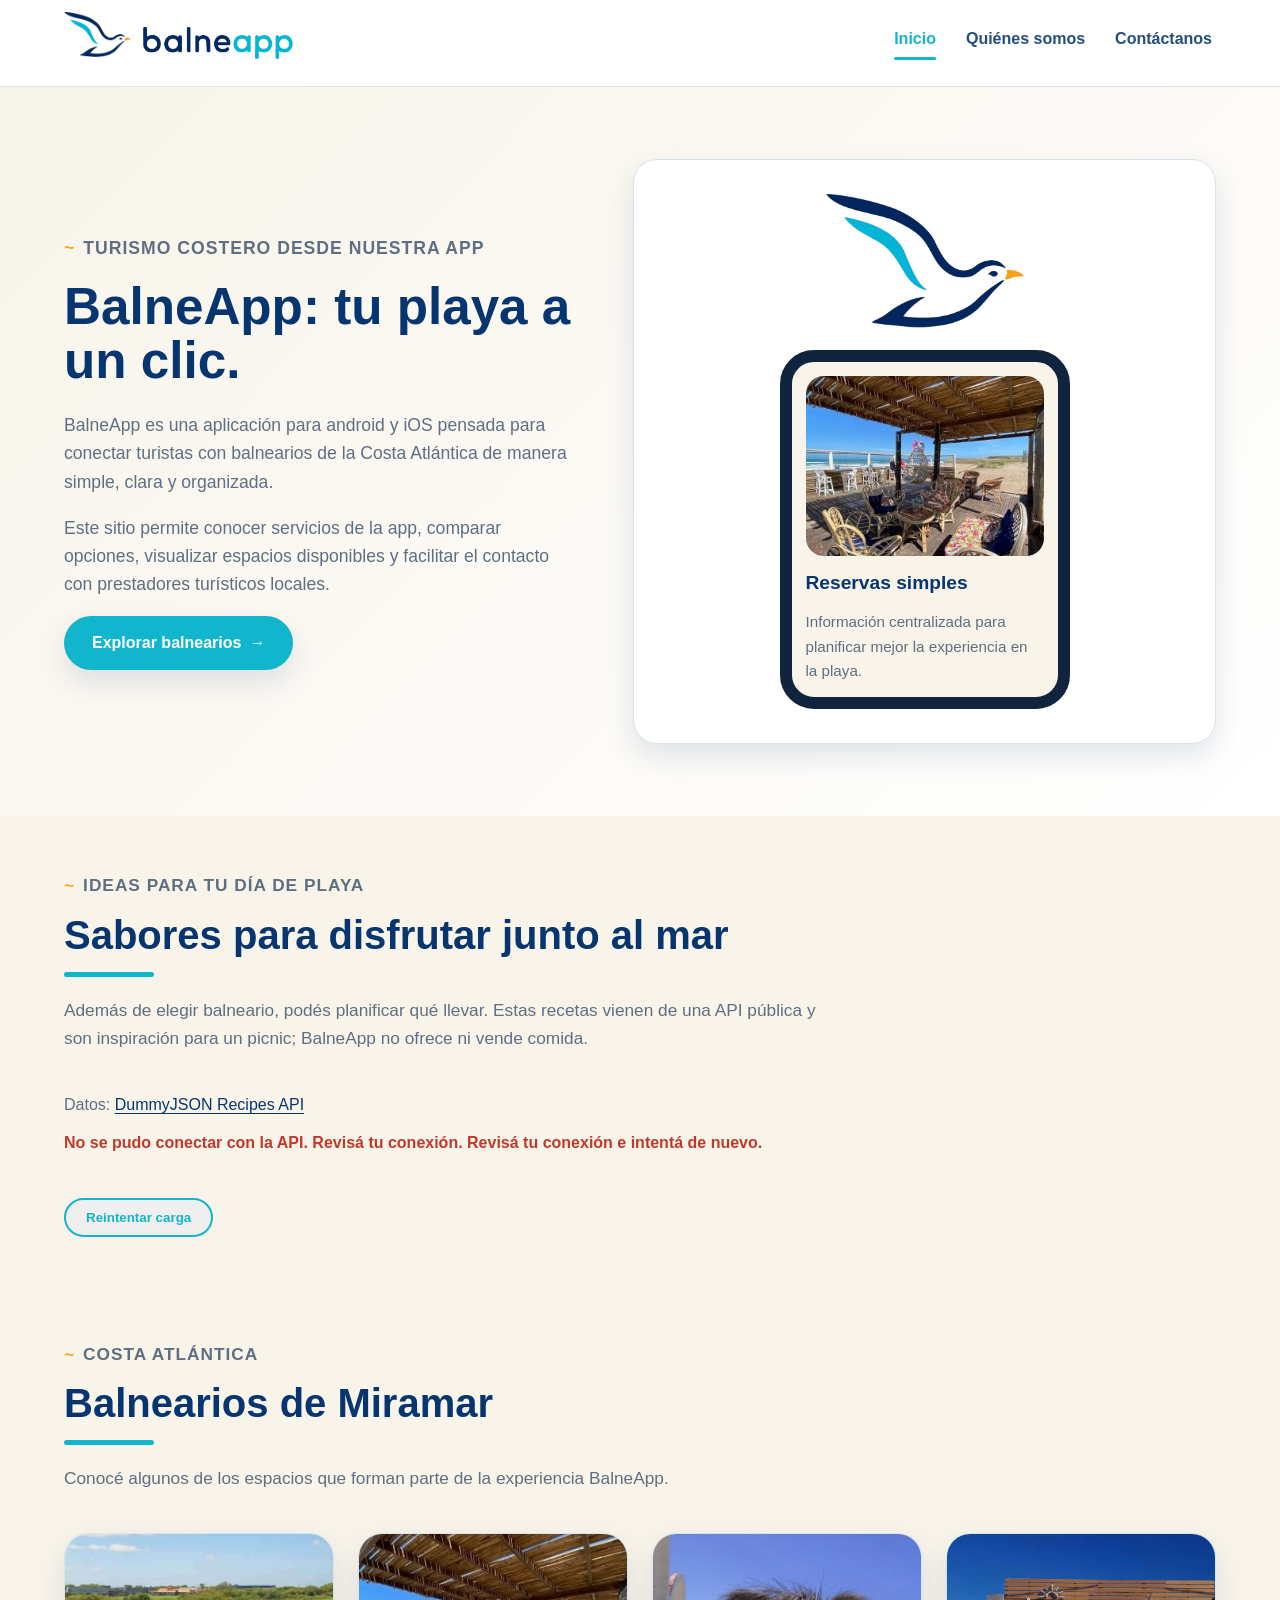
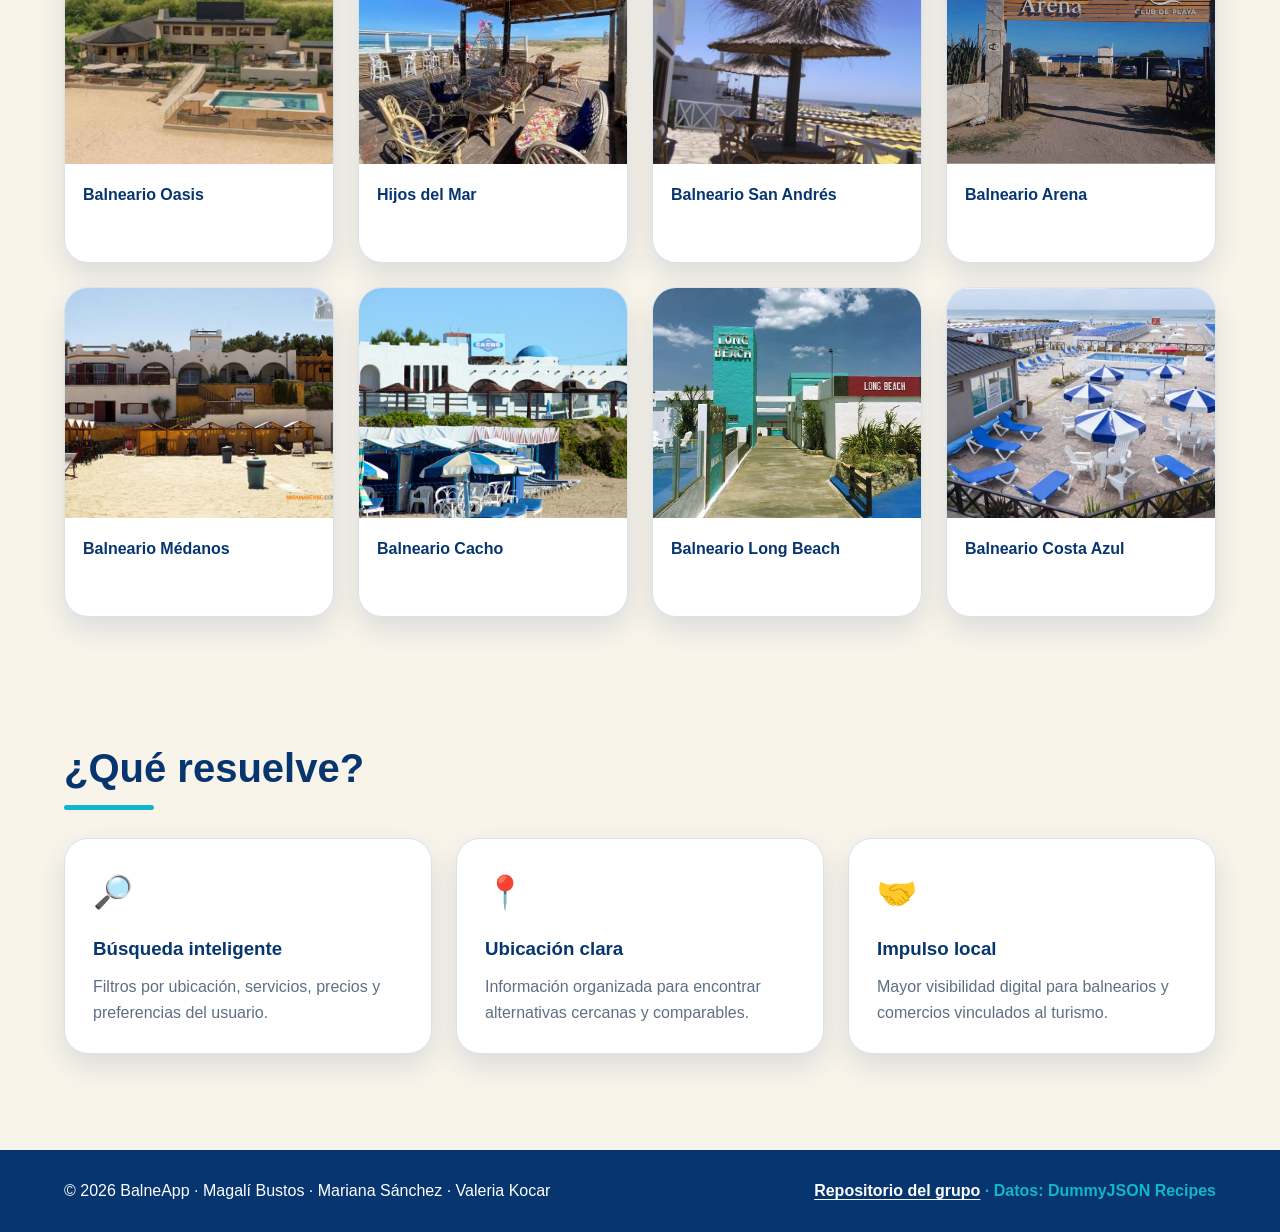
<file: BalneApp_HTML_CSS_Proyecto/index.html>
<!DOCTYPE html>
<html lang="es">
<head>
    <meta charset="UTF-8">
    <meta name="viewport" content="width=device-width, initial-scale=1.0">
    <title>BalneApp | Inicio</title>
    <meta name="description" content="Conocé balnearios de Miramar y encontrá ideas para planificar tu día de playa con BalneApp.">
    <link rel="stylesheet" href="css/styles.css">
</head>
<body>
    <header class="site-header">
        <div class="container header-content">
            <a class="brand" href="index.html" aria-label="Ir al inicio de BalneApp">
                <img src="img/BalneAppLogo.png" alt="Isologo de BalneApp" class="brand-logo">  
                <img src="img/BalneApptituloSinfondo2.png" alt="Isologo de BalneApp" class="brand-title">
            </a>
             

            <nav class="main-nav" aria-label="Navegación principal">
                <a class="nav-link active" href="index.html">Inicio</a>
                <a class="nav-link" href="about-us.html">Quiénes somos</a>
                <a class="nav-link" href="contact.html">Contáctanos</a>
            </nav>
        </div>
    </header>

    <main>
        <section class="hero section-soft">
            <div class="container hero-content">
                <article class="hero-text">
                    <p class="eyebrow">Turismo costero desde nuestra App</p>
                    <h1>BalneApp: tu playa a un clic.</h1>
                    <p>
                        BalneApp es una aplicación para android y iOS pensada para conectar turistas con balnearios de la Costa Atlántica de manera simple, clara y organizada.
                    </p>
                    <p>
                        Este sitio permite conocer servicios de la app, comparar opciones, visualizar espacios disponibles y facilitar el contacto con prestadores turísticos locales.
                    </p>
                    <a class="btn-primary" href="#balnearios">Explorar balnearios</a>
                </article>

                <article class="hero-card" aria-label="Resumen visual de BalneApp">
                    <img src="img/BalneAppLogo.png" alt="Logotipo BalneApp" class="hero-title-image">
                    <div class="phone-preview">
                        <img src="img/Balneaario-HijosDelMar.jpg" alt="Vista ilustrativa de balneario en la aplicación">
                        <h2>Reservas simples</h2>
                        <p>Información centralizada para planificar mejor la experiencia en la playa.</p>
                    </div>
                </article>
            </div>
        </section>

        <section class="container api-section" aria-labelledby="recipes-title">
            <div class="page-heading">
                <p class="eyebrow">Ideas para tu día de playa</p>
                <h2 class="section-title" id="recipes-title">Sabores para disfrutar junto al mar</h2>
                <p>Además de elegir balneario, podés planificar qué llevar. Estas recetas vienen de una API pública y son inspiración para un picnic; BalneApp no ofrece ni vende comida.</p>
            </div>
            <p class="api-source">Datos: <a href="https://dummyjson.com/docs/recipes" target="_blank" rel="noopener noreferrer">DummyJSON Recipes API</a></p>
            <p class="api-status" id="recipe-status" role="status" aria-live="polite" data-state="loading">Cargando ideas para tu próximo día de playa…</p>
            <div class="recipe-grid" id="recipe-cards" aria-label="Recetas recomendadas para un día de playa"></div>
            <button class="btn-secondary api-retry" id="recipe-retry" type="button" hidden>Reintentar carga</button>
        </section>

        <section class="container info-section beach-section" id="balnearios" aria-labelledby="beaches-title">
            <div class="page-heading">
                <p class="eyebrow">Costa Atlántica</p>
                <h2 class="section-title" id="beaches-title">Balnearios de Miramar</h2>
                <p>Conocé algunos de los espacios que forman parte de la experiencia BalneApp.</p>
            </div>
            <div class="gallery" aria-label="Galería de balnearios de Miramar">
                <figure class="gallery-card"><img src="img/Balneario-Oasis.jpg" alt="Vista del balneario Oasis con sombrillas y reposeras disponibles" loading="lazy"><figcaption>Balneario Oasis</figcaption></figure>
                <figure class="gallery-card"><img src="img/Balneaario-HijosDelMar.jpg" alt="Sector de playa con sombrillas y reposeras disponibles" loading="lazy"><figcaption>Hijos del Mar</figcaption></figure>
                <figure class="gallery-card"><img src="img/Balneario-SanAndres.jpg" alt="Vista al mar desde el Balneario San Andrés" loading="lazy"><figcaption>Balneario San Andrés</figcaption></figure>
                <figure class="gallery-card"><img src="img/Balneario-Arena.jpg" alt="Entrada del balneario Arena Club de Playa" loading="lazy"><figcaption>Balneario Arena</figcaption></figure>
                <figure class="gallery-card"><img src="img/Balneario-Medanos.jpg" alt="Vista desde las carpas del balneario Médanos" loading="lazy"><figcaption>Balneario Médanos</figcaption></figure>
                <figure class="gallery-card"><img src="img/Balneario-Cacho.jpg" alt="Vista frontal del balneario Cacho" loading="lazy"><figcaption>Balneario Cacho</figcaption></figure>
                <figure class="gallery-card"><img src="img/Balneario-LongBeach.jpg" alt="Vista interna del balneario Long Beach" loading="lazy"><figcaption>Balneario Long Beach</figcaption></figure>
                <figure class="gallery-card"><img src="img/Balneario-CostaAzul.jpg" alt="Sombrillas y reposeras de Balneario Costa Azul" loading="lazy"><figcaption>Balneario Costa Azul</figcaption></figure>
            </div>
        </section>

        <section class="container info-section">
            <h2 class="section-title">¿Qué resuelve?</h2>
            <div class="feature-row">
                <article class="feature-card">
                    <span class="feature-icon">🔎</span>
                    <h3>Búsqueda inteligente</h3>
                    <p>Filtros por ubicación, servicios, precios y preferencias del usuario.</p>
                </article>
                <article class="feature-card">
                    <span class="feature-icon">📍</span>
                    <h3>Ubicación clara</h3>
                    <p>Información organizada para encontrar alternativas cercanas y comparables.</p>
                </article>
                <article class="feature-card">
                    <span class="feature-icon">🤝</span>
                    <h3>Impulso local</h3>
                    <p>Mayor visibilidad digital para balnearios y comercios vinculados al turismo.</p>
                </article>
            </div>
        </section>
    </main>

    <footer class="site-footer">
        <div class="container footer-content">
            <p>© 2026 BalneApp · Magalí Bustos · Mariana Sánchez · Valeria Kocar</p>
            <p><a href="https://github.com/valko-dev/TP-Final-Diseno-Web.git" target="_blank" rel="noopener noreferrer">Repositorio del grupo</a> · Datos: DummyJSON Recipes</p>
        </div>
    </footer>
    <script type="module" src="js/app.js"></script>
</body>
</html>
</file>
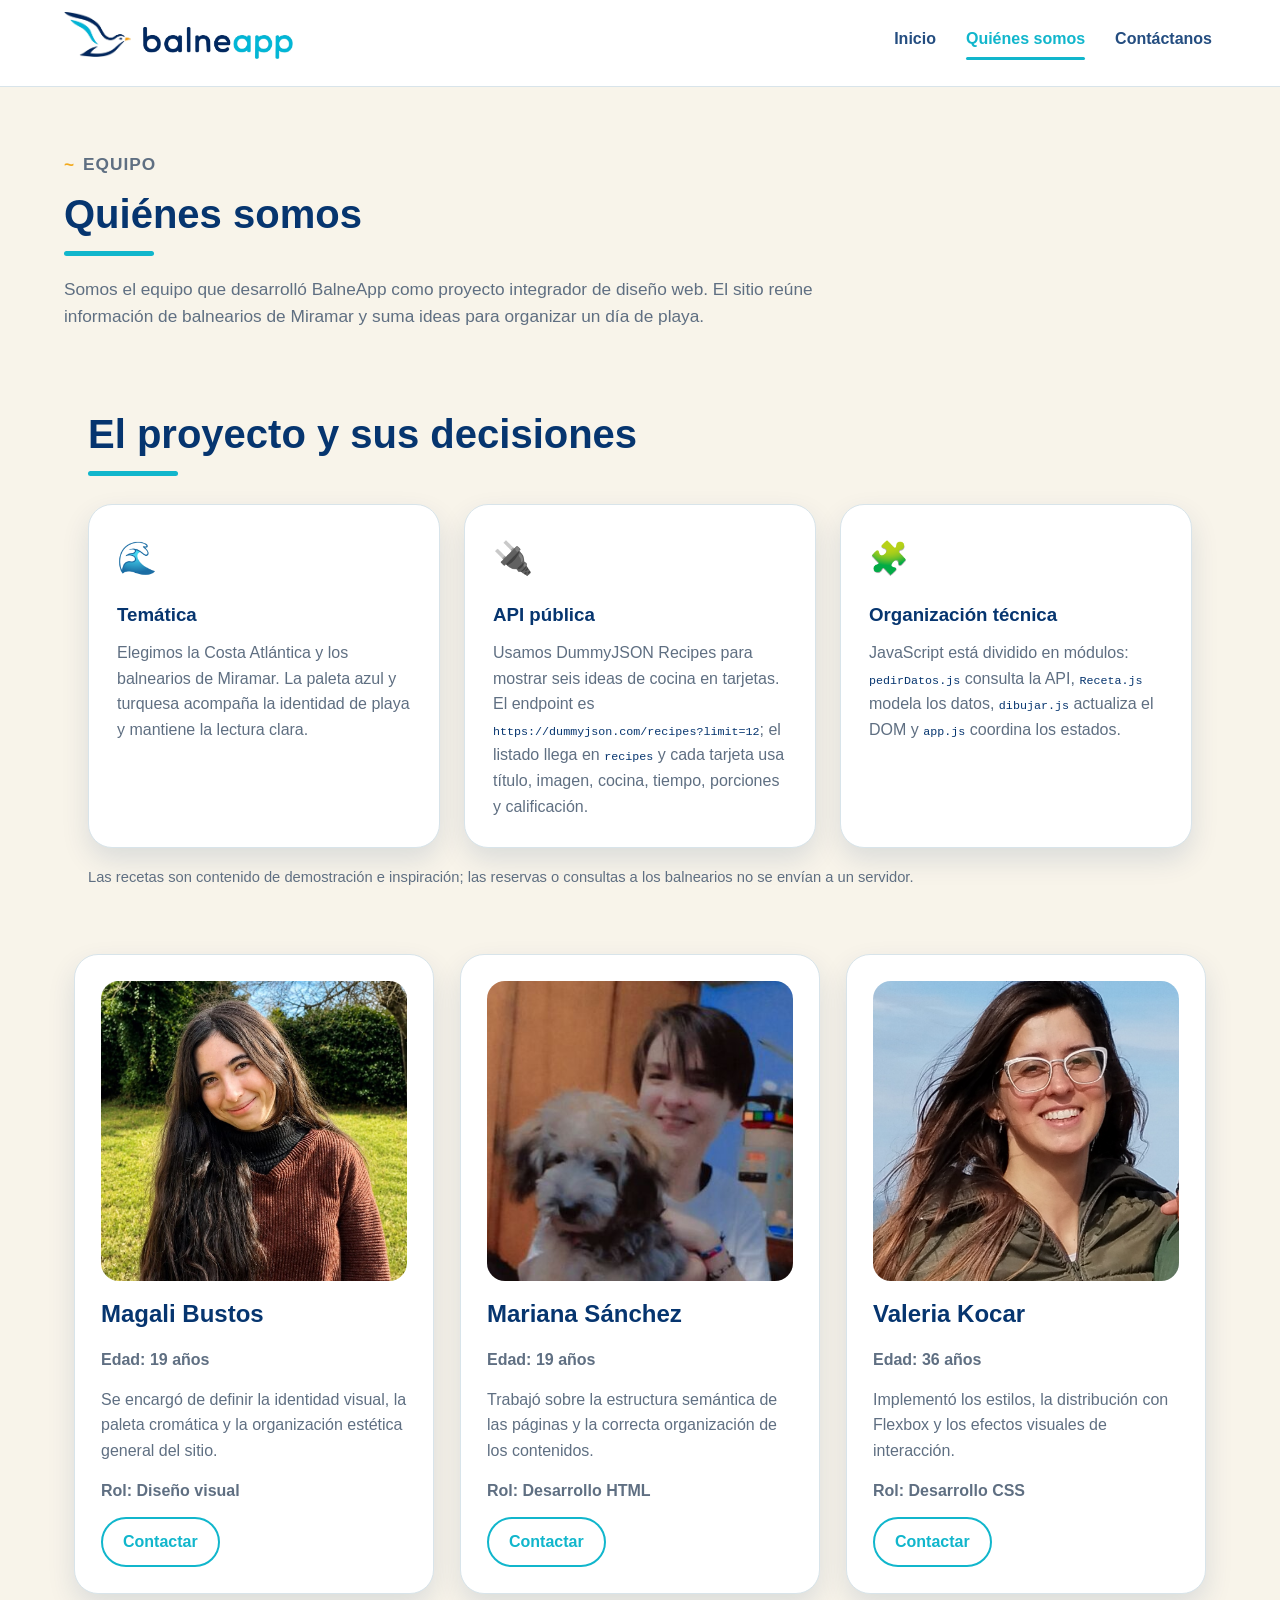
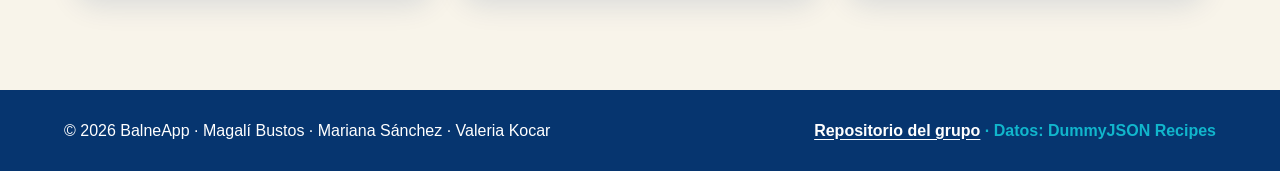
<file: BalneApp_HTML_CSS_Proyecto/about-us.html>
<!DOCTYPE html>
<html lang="es">

<head>
    <meta charset="UTF-8">
    <meta name="viewport" content="width=device-width, initial-scale=1.0">
    <title>BalneApp | Quiénes somos</title>
    <link rel="stylesheet" href="css/styles.css">
</head>

<body>
    <header class="site-header">
        <div class="container header-content">
            <a class="brand" href="index.html" aria-label="Ir al inicio de BalneApp">
                <img src="img/BalneAppLogo.png" alt="Isologo de BalneApp" class="brand-logo">
                <img src="img/BalneApptituloSinfondo2.png" alt="Isologo de BalneApp" class="brand-title">
            </a>

            <nav class="main-nav" aria-label="Navegación principal">
                <a class="nav-link" href="index.html">Inicio</a>
                <a class="nav-link active" href="about-us.html">Quiénes somos</a>
                <a class="nav-link" href="contact.html">Contáctanos</a>
            </nav>
        </div>
    </header>

    <main class="container page-main">
        <section class="page-heading">
            <p class="eyebrow">Equipo</p>
            <h1 class="section-title">Quiénes somos</h1>
            <p>
                Somos el equipo que desarrolló BalneApp como proyecto integrador de diseño web. El sitio reúne información de balnearios de Miramar y suma ideas para organizar un día de playa.
            </p>
        </section>

        <section class="project-info" aria-labelledby="project-title">
            <h2 class="section-title" id="project-title">El proyecto y sus decisiones</h2>
            <div class="feature-row">
                <article class="feature-card">
                    <span class="feature-icon" aria-hidden="true">🌊</span>
                    <h3>Temática</h3>
                    <p>Elegimos la Costa Atlántica y los balnearios de Miramar. La paleta azul y turquesa acompaña la identidad de playa y mantiene la lectura clara.</p>
                </article>
                <article class="feature-card">
                    <span class="feature-icon" aria-hidden="true">🔌</span>
                    <h3>API pública</h3>
                    <p>Usamos DummyJSON Recipes para mostrar seis ideas de cocina en tarjetas. El endpoint es <code>https://dummyjson.com/recipes?limit=12</code>; el listado llega en <code>recipes</code> y cada tarjeta usa título, imagen, cocina, tiempo, porciones y calificación.</p>
                </article>
                <article class="feature-card">
                    <span class="feature-icon" aria-hidden="true">🧩</span>
                    <h3>Organización técnica</h3>
                    <p>JavaScript está dividido en módulos: <code>pedirDatos.js</code> consulta la API, <code>Receta.js</code> modela los datos, <code>dibujar.js</code> actualiza el DOM y <code>app.js</code> coordina los estados.</p>
                </article>
            </div>
            <p class="project-note">Las recetas son contenido de demostración e inspiración; las reservas o consultas a los balnearios no se envían a un servidor.</p>
        </section>

        <section class="team-list" aria-label="Integrantes del equipo BalneApp">
            <article class="team-card">
                <img src="img/MagaliBustosFoto.jpg" alt="Foto del integrante responsable de diseño visual" loading="lazy">
                <h2>Magali Bustos</h2>
                <p class="team-age">Edad: 19 años</p>
                <p>Se encargó de definir la identidad visual, la paleta cromática y la organización estética general del
                    sitio.</p>
                <p class="team-role">Rol: Diseño visual</p>
                <a href="contact.html" class="btn-secondary">Contactar</a>
            </article>

            <article class="team-card">
                <img src="img/SanchezMarianaFoto.jpg" alt="Foto del integrante responsable de estructura HTML" loading="lazy">
                <h2>Mariana Sánchez</h2>
                <p class="team-age">Edad: 19 años</p>
                <p>Trabajó sobre la estructura semántica de las páginas y la correcta organización de los contenidos.
                </p>
                <p class="team-role">Rol: Desarrollo HTML</p>
                <a href="contact.html" class="btn-secondary">Contactar</a>
            </article>

            <article class="team-card">
                <img src="img/ValeriaKocarFoto.png" alt="Foto del integrante responsable de estilos CSS" loading="lazy">
                <h2>Valeria Kocar</h2>
                <p class="team-age">Edad: 36 años</p>
                <p>Implementó los estilos, la distribución con Flexbox y los efectos visuales de interacción.</p>
                <p class="team-role">Rol: Desarrollo CSS</p>
                <a href="contact.html" class="btn-secondary">Contactar</a>
            </article>
        </section>
    </main>

    <footer class="site-footer">
        <div class="container footer-content">
            <p>© 2026 BalneApp · Magalí Bustos · Mariana Sánchez · Valeria Kocar</p>
            <p><a href="https://github.com/valko-dev/TP-Final-Diseno-Web.git" target="_blank" rel="noopener noreferrer">Repositorio del grupo</a> · Datos: DummyJSON Recipes</p>
        </div>
    </footer>
</body>

</html>
</file>
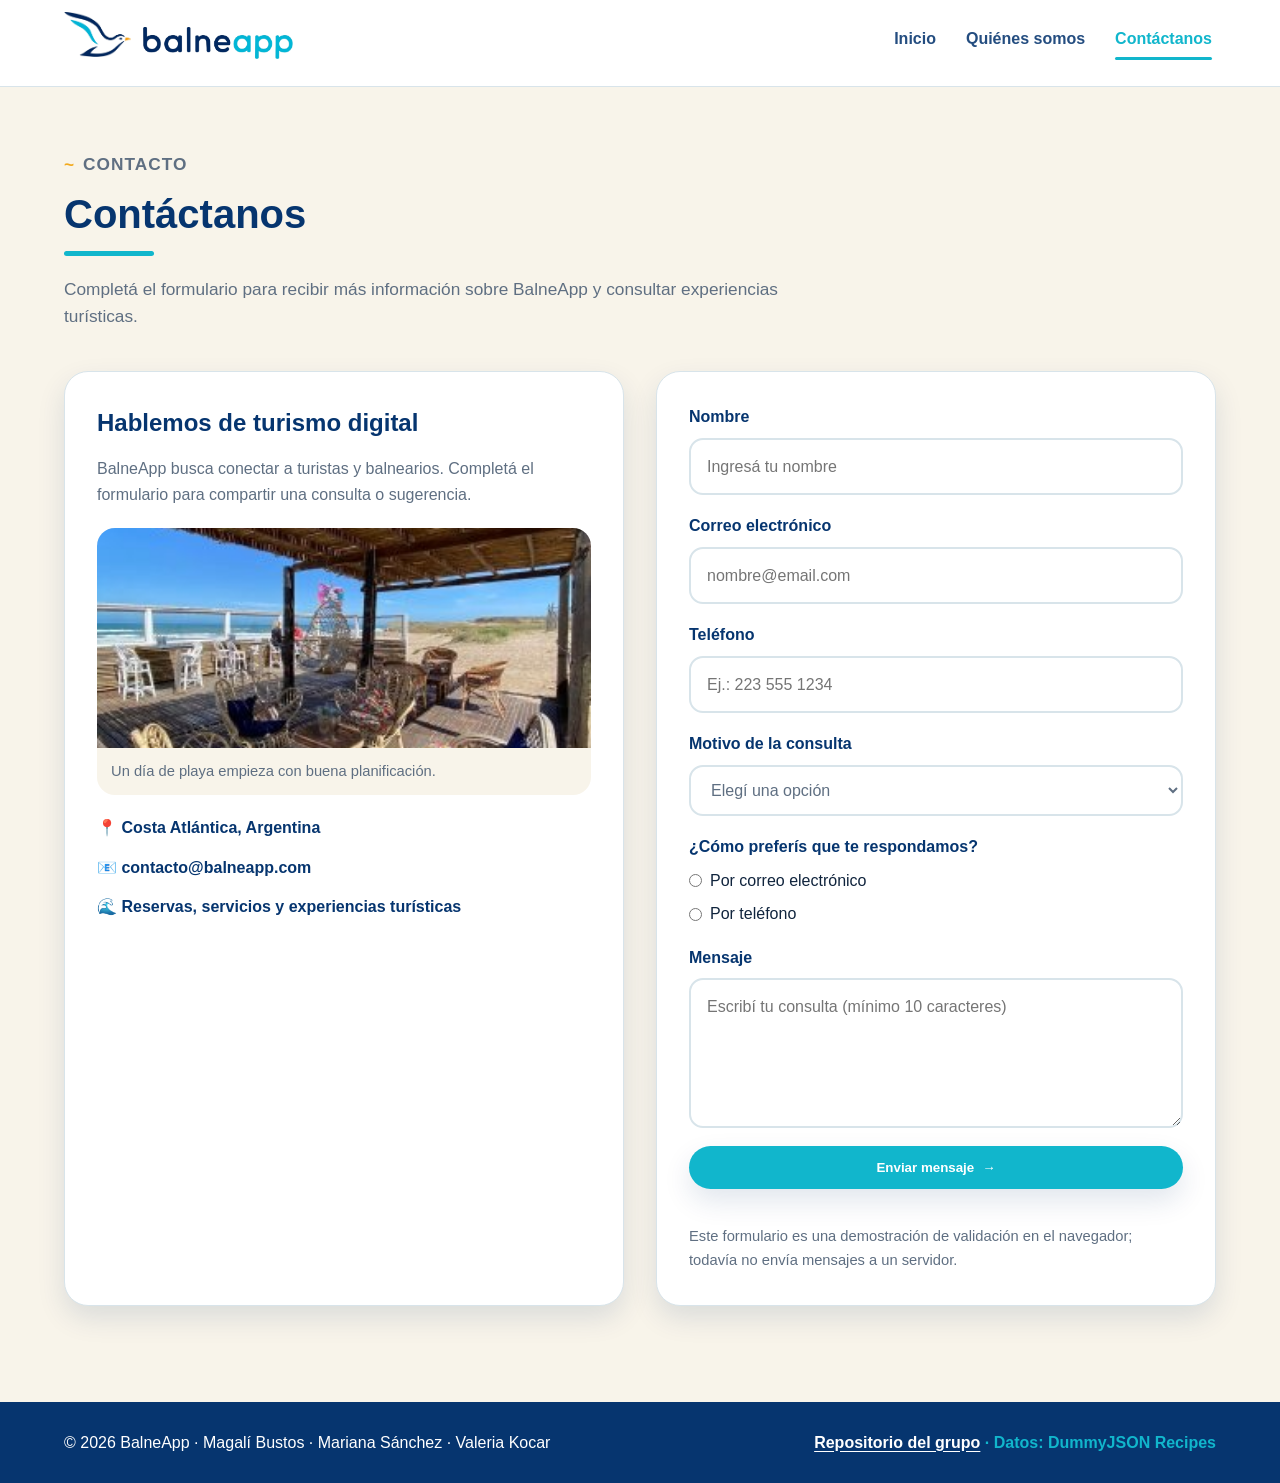
<file: BalneApp_HTML_CSS_Proyecto/contact.html>
<!DOCTYPE html>
<html lang="es">

<head>
    <meta charset="UTF-8">
    <meta name="viewport" content="width=device-width, initial-scale=1.0">
    <title>BalneApp | Contáctanos</title>
    <link rel="stylesheet" href="css/styles.css">
</head>

<body>
    <header class="site-header">
        <div class="container header-content">
            <a class="brand" href="index.html" aria-label="Ir al inicio de BalneApp">
                <img src="img/BalneAppLogo.png" alt="Isologo de BalneApp" class="brand-logo">
                <img src="img/BalneApptituloSinfondo2.png" alt="Isologo de BalneApp" class="brand-title">
            </a>

            <nav class="main-nav" aria-label="Navegación principal">
                <a class="nav-link" href="index.html">Inicio</a>
                <a class="nav-link" href="about-us.html">Quiénes somos</a>
                <a class="nav-link active" href="contact.html">Contáctanos</a>
            </nav>
        </div>
    </header>

    <main class="container page-main">
        <section class="page-heading">
            <p class="eyebrow">Contacto</p>
            <h1 class="section-title">Contáctanos</h1>
            <p>
                Completá el formulario para recibir más información sobre BalneApp y consultar experiencias turísticas.
            </p>
        </section>

        <section class="contact-layout">
            <article class="contact-card">
                <h2>Hablemos de turismo digital</h2>
                <p>
                    BalneApp busca conectar a turistas y balnearios. Completá el formulario para compartir una consulta o sugerencia.
                </p>
                <figure class="contact-photo">
                    <img src="img/Balneaario-HijosDelMar.jpg" alt="Sombrillas y reposeras en un balneario de la Costa Atlántica" loading="lazy">
                    <figcaption>Un día de playa empieza con buena planificación.</figcaption>
                </figure>
                <ul class="contact-list">
                    <li>📍 Costa Atlántica, Argentina</li>
                    <li>📧 contacto@balneapp.com</li>
                    <li>🌊 Reservas, servicios y experiencias turísticas</li>
                </ul>
            </article>

            <form id="contact-form" class="contact-form" action="#" method="post" novalidate>
                <div class="form-group">
                    <label for="nombre">Nombre</label>
                    <input type="text" id="nombre" name="nombre" placeholder="Ingresá tu nombre" required minlength="3" autocomplete="name">
                </div>

                <div class="form-group">
                    <label for="email">Correo electrónico</label>
                    <input type="email" id="email" name="email" placeholder="nombre@email.com" required autocomplete="email">
                </div>

                <div class="form-group">
                    <label for="telefono">Teléfono</label>
                    <input type="tel" id="telefono" name="telefono" placeholder="Ej.: 223 555 1234" required autocomplete="tel">
                </div>

                <div class="form-group">
                    <label for="motivo">Motivo de la consulta</label>
                    <select id="motivo" name="motivo" required>
                        <option value="">Elegí una opción</option>
                        <option value="balnearios">Información sobre balnearios</option>
                        <option value="servicios">Servicios y reservas</option>
                        <option value="sugerencia">Sugerencia</option>
                        <option value="otro">Otro motivo</option>
                    </select>
                </div>

                <fieldset class="form-group radio-group">
                    <legend>¿Cómo preferís que te respondamos?</legend>
                    <label><input type="radio" name="preferencia" value="email" required> Por correo electrónico</label>
                    <label><input type="radio" name="preferencia" value="telefono"> Por teléfono</label>
                </fieldset>

                <div class="form-group">
                    <label for="mensaje">Mensaje</label>
                    <textarea id="mensaje" name="mensaje" placeholder="Escribí tu consulta (mínimo 10 caracteres)" required minlength="10"></textarea>
                </div>

                <button class="btn-primary" type="submit">Enviar mensaje</button>
                <p class="form-note">Este formulario es una demostración de validación en el navegador; todavía no envía mensajes a un servidor.</p>
            </form>
        </section>
    </main>

    <footer class="site-footer">
        <div class="container footer-content">
            <p>© 2026 BalneApp · Magalí Bustos · Mariana Sánchez · Valeria Kocar</p>
            <p><a href="https://github.com/valko-dev/TP-Final-Diseno-Web.git" target="_blank" rel="noopener noreferrer">Repositorio del grupo</a> · Datos: DummyJSON Recipes</p>
        </div>
    </footer>
    <script type="module" src="js/contacto.js"></script>
</body>

</html>
</file>
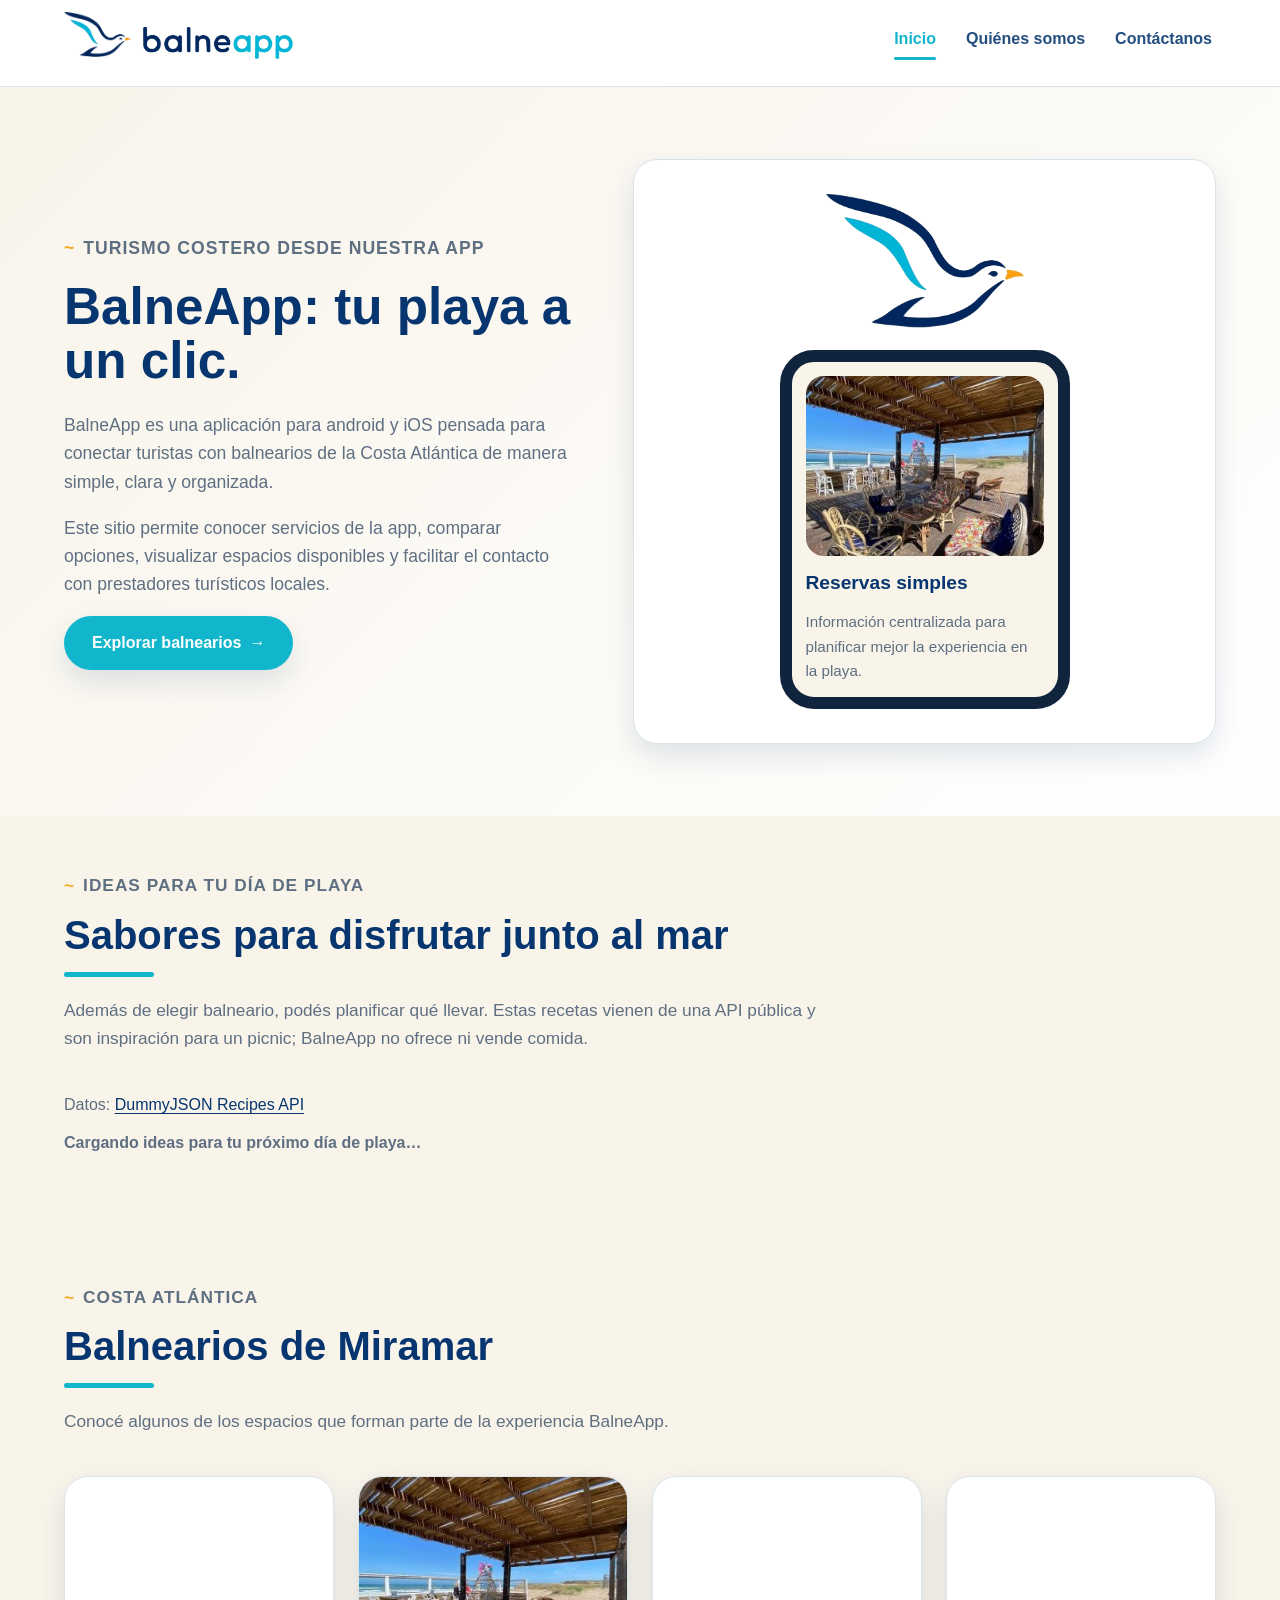
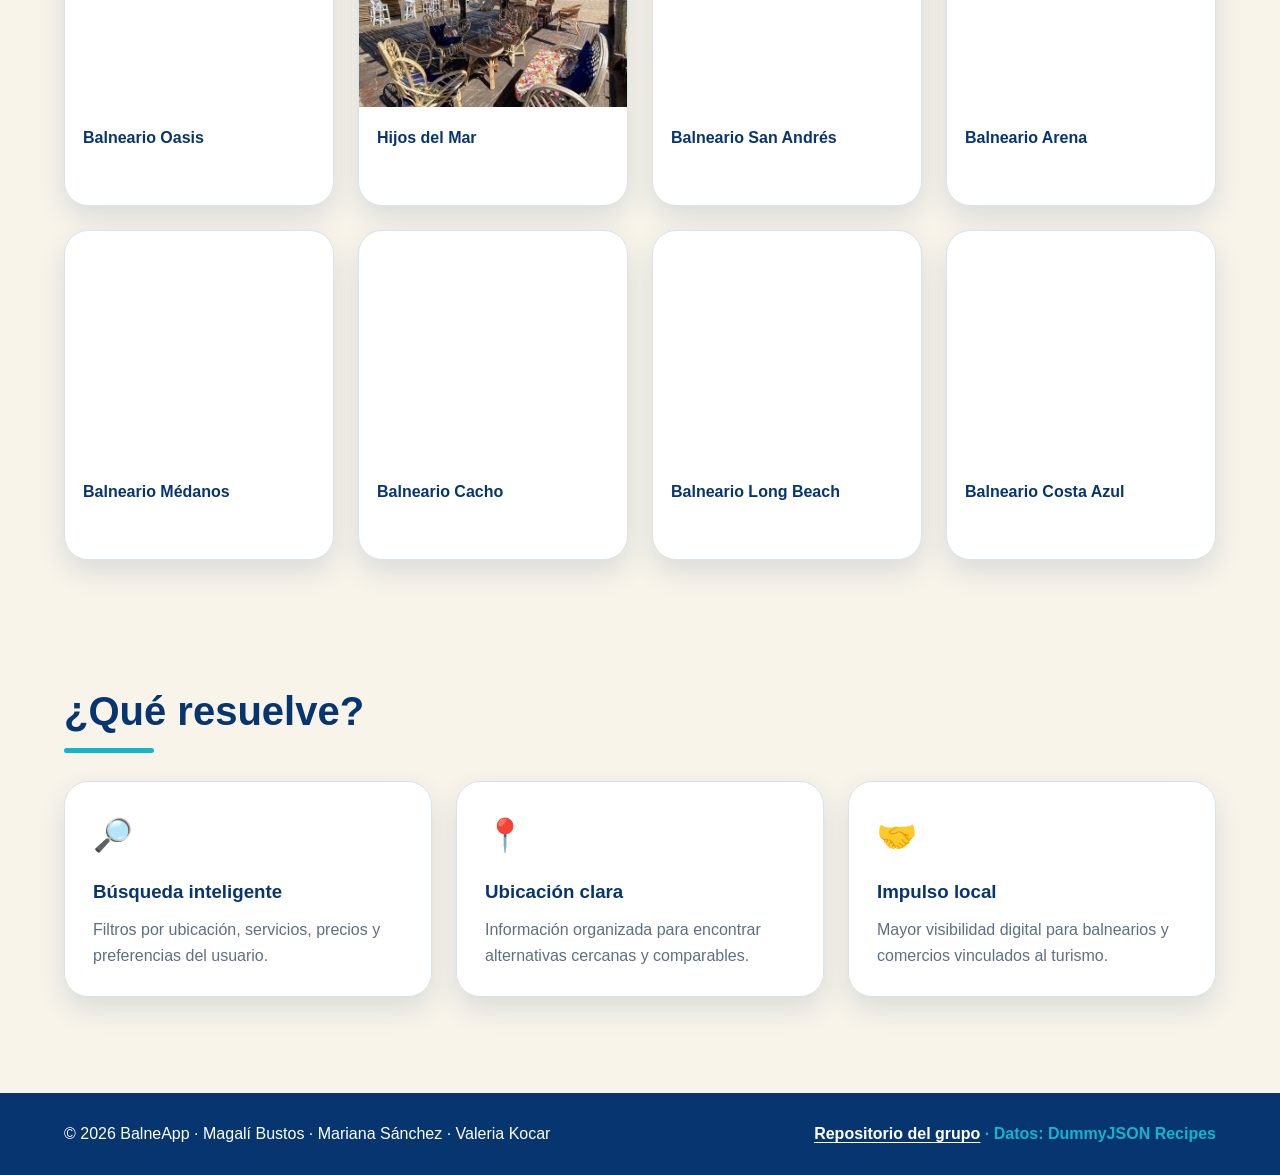
<file: BalneApp_HTML_CSS_Proyecto/images.html>
<!DOCTYPE html>
<html lang="es">
<head>
    <meta charset="UTF-8">
    <meta name="viewport" content="width=device-width, initial-scale=1.0">
    <meta http-equiv="refresh" content="0; url=index.html#balnearios">
    <title>Galería integrada | BalneApp</title>
</head>
<body>
    <main>
        <h1>La galería ahora está en Inicio</h1>
        <p>Las fotos de los balnearios están en la página principal de BalneApp.</p>
        <a href="index.html#balnearios">Ver balnearios de Miramar</a>
    </main>
</body>
</html>
</file>
<file: BalneApp_HTML_CSS_Proyecto/css/styles.css>
/* ==============================
   BALNEAPP - STYLES.CSS
   Funciona con: index.html, images.html, about-us.html y contact.html
   HTML + CSS + Flexbox
   ============================== */

/* CSS RESET obligatorio */
*,
*::before,
*::after{
    box-sizing:border-box;
    margin:0;
    padding:0;
}

/* Variables CSS */
:root{
    --color-primario:#06356F;
    --color-secundario:#11B6CC;
    --color-acento:#F2AA1F;
    --color-fondo:#F8F4EA;
    --color-superficie:#FFFFFF;
    --color-texto:#10243D;
    --color-texto-suave:#5F6F82;
    --color-borde:#D8E4EA;
    --color-error:#C0392B;
    --sombra-suave:0 12px 28px rgba(6, 53, 111, 0.12);
    --radio:24px;
    --ancho-contenedor:1200px;
}

/* Estilos generales */
body{
    font-family:Arial, Helvetica, sans-serif;
    background:var(--color-fondo);
    color:var(--color-texto);
    line-height:1.6;
}

img{
    max-width:100%;
    display:block;
}

a{
    color:inherit;
    text-decoration:none;
}

ul{
    list-style:none;
}

.container{
    width:100%;
    max-width:var(--ancho-contenedor);
    margin:0 auto;
    padding:0 24px;
}

/* Header y navegación */
.site-header{
    background:var(--color-superficie);
    border-bottom:1px solid var(--color-borde);
}

.header-content{
    min-height:86px;
    display:flex;
    justify-content:space-between;
    align-items:center;
    gap:32px;
}

.brand{
    display: flex;
    align-items: center;
    gap: 12px;
    height: 50px;
}

.brand-logo{
    height: 45px;
    width: auto; 
    align-self: flex-start;
    margin-top: -6px;
}

.brand-title {
    height: 32px;
    width: auto;   
    display: block;
}

.main-nav{
    display:flex;
    justify-content:flex-end;
    align-items:center;
    gap:22px;
    flex-wrap:wrap;
}

.nav-link{
    font-weight:700;
    color:var(--color-primario);
    padding:8px 4px;
    transition:color 0.2s ease, transform 0.2s ease;
}

.nav-link::after{
    content:"";
    display:block;
    width:0;
    height:3px;
    margin-top:5px;
    background:var(--color-secundario);
    border-radius:999px;
    transition:width 0.2s ease;
}

.nav-link:hover,
.nav-link:focus,
.nav-link.active{
    color:var(--color-secundario);
}

.nav-link:hover::after,
.nav-link:focus::after,
.nav-link.active::after{
    width:100%;
}

.nav-link:active{
    transform:scale(0.96);
}

.nav-link:not(.active){
    opacity:0.88;
}

/* Hero - Home */
.section-soft{
    background:linear-gradient(135deg, var(--color-fondo), #ffffff);
}

.hero{
    padding:72px 0;
}

.hero-content{
    display:flex;
    align-items:center;
    justify-content:space-between;
    gap:56px;
}

.hero-text,
.hero-card{
    flex:1;
}

.eyebrow{
    color:var(--color-secundario);
    font-weight:800;
    text-transform:uppercase;
    letter-spacing:1px;
    margin-bottom:12px;
}

.eyebrow::before{
    content:"~";
    display:inline-flex;
    margin-right:8px;
    color:var(--color-acento);
}

h1{
    font-size:3.2rem;
    line-height:1.05;
    color:var(--color-primario);
    margin-bottom:24px;
}

.hero-text p{
    font-size:1.1rem;
    color:var(--color-texto-suave);
    margin-bottom:18px;
}

.btn-primary,
.btn-secondary{
    display:inline-flex;
    align-items:center;
    justify-content:center;
    gap:8px;
    border:none;
    border-radius:999px;
    font-weight:800;
    cursor:pointer;
    transition:transform 0.2s ease, background 0.2s ease, color 0.2s ease, border 0.2s ease;
}

.btn-primary{
    background:var(--color-secundario);
    color:var(--color-superficie);
    padding:14px 28px;
    box-shadow:var(--sombra-suave);
}

.btn-primary::after{
    content:"→";
    font-weight:900;
}

.btn-primary:hover,
.btn-primary:focus{
    background:var(--color-primario);
    transform:translateY(-3px);
}

.btn-primary:active,
.btn-secondary:active{
    transform:scale(0.97);
}

.hero-card{
    background:var(--color-superficie);
    border:1px solid var(--color-borde);
    border-radius:var(--radio);
    box-shadow:var(--sombra-suave);
    padding:34px;
    display:flex;
    flex-direction:column;
    align-items:center;
    gap:22px;
}

.hero-title-image{
    max-width:200px;
}

.phone-preview{
    width:290px;
    background:var(--color-fondo);
    border:12px solid var(--color-texto);
    border-radius:34px;
    padding:14px;
    display:flex;
    flex-direction:column;
    gap:12px;
}

.phone-preview img{
    border-radius:18px;
    height:180px;
    object-fit:cover;
}

.phone-preview h2{
    color:var(--color-primario);
    font-size:1.2rem;
}

.phone-preview p{
    color:var(--color-texto-suave);
    font-size:0.95rem;
}

/* Secciones generales */
.info-section,
.page-main{
    padding:64px 24px;
}

.page-heading{
    max-width:760px;
    margin-bottom:40px;
}

.page-heading p{
    color:var(--color-texto-suave);
    font-size:1.08rem;
}

.section-title{
    color:var(--color-primario);
    font-size:2.5rem;
    line-height:1.15;
    margin-bottom:20px;
}

.section-title::after{
    content:"";
    display:block;
    width:90px;
    height:5px;
    background:var(--color-secundario);
    border-radius:999px;
    margin-top:14px;
}

.feature-row{
    display:flex;
    justify-content:space-between;
    align-items:stretch;
    gap:24px;
    flex-wrap:wrap;
    margin-top:28px;
}

.feature-card{
    flex:1 1 260px;
    background:var(--color-superficie);
    border:1px solid var(--color-borde);
    border-radius:var(--radio);
    padding:28px;
    box-shadow:var(--sombra-suave);
    transition:transform 0.2s ease, border 0.2s ease;
}

.feature-card:hover{
    transform:translateY(-6px);
    border-color:var(--color-secundario);
}

.feature-icon{
    display:inline-flex;
    font-size:2rem;
    margin-bottom:16px;
}

.feature-card h3{
    color:var(--color-primario);
    margin-bottom:10px;
}

.feature-card p{
    color:var(--color-texto-suave);
}

/* Página Images - Galería */
.gallery{
    display:flex;
    flex-wrap:wrap;
    gap:24px;
    align-items:stretch;
}

.gallery-card{
    flex:1 1 250px;
    min-height:330px;
    background:var(--color-superficie);
    border:1px solid var(--color-borde);
    border-radius:var(--radio);
    overflow:hidden;
    box-shadow:var(--sombra-suave);
    display:flex;
    flex-direction:column;
    transition:transform 0.2s ease, border 0.2s ease;
}

.gallery-card:hover{
    transform:translateY(-6px);
    border-color:var(--color-secundario);
}

.gallery-card img{
    width:100%;
    height:230px;
    object-fit:cover;
    transition:transform 0.25s ease, opacity 0.25s ease;
}

.gallery-card:hover img{
    transform:scale(1.04);
    opacity:0.9;
}

.gallery-card figcaption{
    padding:18px;
    font-weight:700;
    color:var(--color-primario);
}

/* Página About Us */
.team-list{
    display:flex;
    justify-content:center;
    align-items:stretch;
    gap:26px;
    flex-wrap:wrap;
}

.team-card{
    flex:1 1 280px;
    max-width:360px;
    background:var(--color-superficie);
    border:1px solid var(--color-borde);
    border-radius:var(--radio);
    padding:26px;
    box-shadow:var(--sombra-suave);
    display:flex;
    flex-direction:column;
    align-items:flex-start;
    gap:14px;
    transition:transform 0.2s ease, border 0.2s ease;
}

.team-card:hover{
    transform:translateY(-6px);
    border-color:var(--color-secundario);
}

.team-card img{
    width:100%;
    height:300px;
    object-fit:cover;
    border-radius:18px;
    background:var(--color-fondo);
}

.team-card h2{
    color:var(--color-primario);
}

.team-card p{
    color:var(--color-texto-suave);
}

.team-age,
.team-role{
    font-weight:800;
    color:var(--color-primario);
}

.btn-secondary{
    border:2px solid var(--color-secundario);
    color:var(--color-secundario);
    padding:10px 20px;
    margin-top:auto;
}

.btn-secondary:hover,
.btn-secondary:focus{
    background:var(--color-secundario);
    color:var(--color-superficie);
    transform:translateY(-2px);
}

/* Página Contact Us */
.contact-layout{
    display:flex;
    justify-content:space-between;
    align-items:stretch;
    gap:32px;
    flex-wrap:wrap;
}

.contact-card,
.contact-form{
    flex:1 1 390px;
    background:var(--color-superficie);
    border:1px solid var(--color-borde);
    border-radius:var(--radio);
    box-shadow:var(--sombra-suave);
    padding:32px;
}

.contact-card h2{
    color:var(--color-primario);
    margin-bottom:14px;
}

.contact-card p{
    color:var(--color-texto-suave);
    margin-bottom:20px;
}

.contact-list{
    display:flex;
    flex-direction:column;
    gap:14px;
    color:var(--color-primario);
    font-weight:700;
}

.contact-form{
    display:flex;
    flex-direction:column;
    gap:18px;
}

.form-group{
    display:flex;
    flex-direction:column;
    gap:8px;
}

label{
    font-weight:800;
    color:var(--color-primario);
}

input,
textarea{
    width:100%;
    border:2px solid var(--color-borde);
    border-radius:14px;
    padding:14px 16px;
    font:inherit;
    background:#ffffff;
    color:var(--color-texto);
    outline:none;
    transition:border 0.2s ease, background 0.2s ease;
}

textarea{
    min-height:150px;
    resize:vertical;
}

input:focus,
textarea:focus{
    border-color:var(--color-secundario);
    background:#F2FCFE;
}

input:invalid:not(:placeholder-shown),
textarea:invalid:not(:placeholder-shown){
    border-color:var(--color-error);
    background:#FFF5F4;
}

/* Footer */
.site-footer{
    background:var(--color-primario);
    color:var(--color-superficie);
    padding:28px 0;
    margin-top:32px;
}

.footer-content{
    display:flex;
    justify-content:space-between;
    align-items:center;
    gap:20px;
    flex-wrap:wrap;
}

.footer-content p:last-child{
    color:var(--color-secundario);
    font-weight:800;
}

/* Responsive */
@media (max-width:850px){
    .header-content,
    .hero-content,
    .contact-layout{
        flex-direction:column;
        align-items:flex-start;
    }

    .main-nav{
        justify-content:flex-start;
    }

    h1{
        font-size:2.4rem;
    }

    .section-title{
        font-size:2rem;
    }

    .hero-card{
        width:100%;
    }
}

@media (max-width:520px){
    .container{
        padding:0 16px;
    }

    .hero,
    .info-section,
    .page-main{
        padding:42px 16px;
    }

    .main-nav{
        gap:12px;
    }

    .brand{
        font-size:1.1rem;
    }

    .phone-preview{
        width:100%;
    }
}

/* ==============================
   API DE RECETAS Y CONTENIDO FINAL
   Base mobile first
   ============================== */
.api-section{
    padding-top:56px;
    padding-bottom:56px;
}

.api-source{
    color:var(--color-texto-suave);
    margin-bottom:12px;
}

.api-source a{
    color:var(--color-primario);
    text-decoration:underline;
    text-underline-offset:3px;
}

.api-status{
    min-height:32px;
    margin-bottom:18px;
    color:var(--color-texto-suave);
    font-weight:700;
}

.api-status[data-state="success"]{color:#197447;}
.api-status[data-state="error"]{color:var(--color-error);}

.recipe-grid{
    display:grid;
    grid-template-columns:1fr;
    gap:20px;
}

.recipe-card{
    min-width:0;
    overflow:hidden;
    background:var(--color-superficie);
    border:1px solid var(--color-borde);
    border-radius:var(--radio);
    box-shadow:var(--sombra-suave);
    display:flex;
    flex-direction:column;
    transition:transform .2s ease,border-color .2s ease;
}

.recipe-card:hover{
    transform:translateY(-5px);
    border-color:var(--color-secundario);
}

.recipe-image{
    width:100%;
    height:210px;
    object-fit:cover;
    background:var(--color-fondo);
}

.recipe-content{
    display:flex;
    flex:1;
    flex-direction:column;
    gap:8px;
    padding:20px;
}

.recipe-tag{
    color:var(--color-secundario);
    font-size:.85rem;
    font-weight:800;
    text-transform:uppercase;
    letter-spacing:.04em;
}

.recipe-content h3{
    color:var(--color-primario);
    font-size:1.2rem;
    line-height:1.3;
}

.recipe-details{
    display:grid;
    gap:5px;
    margin-top:auto;
    padding-top:8px;
    color:var(--color-texto-suave);
    font-size:.92rem;
}

.api-retry{margin-top:18px;}
.api-retry[hidden]{display:none;}

.beach-section{
    padding-top:48px;
}

.project-info{
    max-width:var(--ancho-contenedor);
    margin:0 auto;
    padding:40px 24px 64px;
}

.project-note,
.form-note{
    margin-top:18px;
    color:var(--color-texto-suave);
    font-size:.92rem;
}

.project-info code{
    overflow-wrap:anywhere;
    color:var(--color-primario);
    font-size:.9em;
}

.contact-photo{
    margin:20px 0;
    overflow:hidden;
    border-radius:18px;
    background:var(--color-fondo);
}

.contact-photo img{
    width:100%;
    height:220px;
    object-fit:cover;
}

.contact-photo figcaption{
    padding:12px 14px;
    color:var(--color-texto-suave);
    font-size:.92rem;
}

.contact-form select{
    width:100%;
    border:2px solid var(--color-borde);
    border-radius:14px;
    padding:14px 16px;
    font:inherit;
    background:#fff;
    color:var(--color-texto);
}

.contact-form select:focus{
    outline:2px solid var(--color-secundario);
    border-color:transparent;
}

.contact-form select:invalid{
    color:var(--color-texto-suave);
}

.radio-group{
    border:0;
    padding:0;
}

.radio-group legend{
    margin-bottom:8px;
    font-weight:800;
    color:var(--color-primario);
}

.radio-group label{
    display:flex;
    align-items:center;
    gap:8px;
    font-weight:400;
    color:var(--color-texto);
}

.radio-group input[type="radio"]{
    width:auto;
    accent-color:var(--color-secundario);
}

.footer-content a{
    color:var(--color-superficie);
    text-decoration:underline;
    text-underline-offset:3px;
}

.footer-content a:hover,
.footer-content a:focus-visible{
    color:#b9f4fb;
}

@media (min-width:768px){
    .recipe-grid{grid-template-columns:repeat(2,minmax(0,1fr));}
}

@media (min-width:1024px){
    .recipe-grid{grid-template-columns:repeat(3,minmax(0,1fr));}
    .recipe-image{height:220px;}
}
</file>
